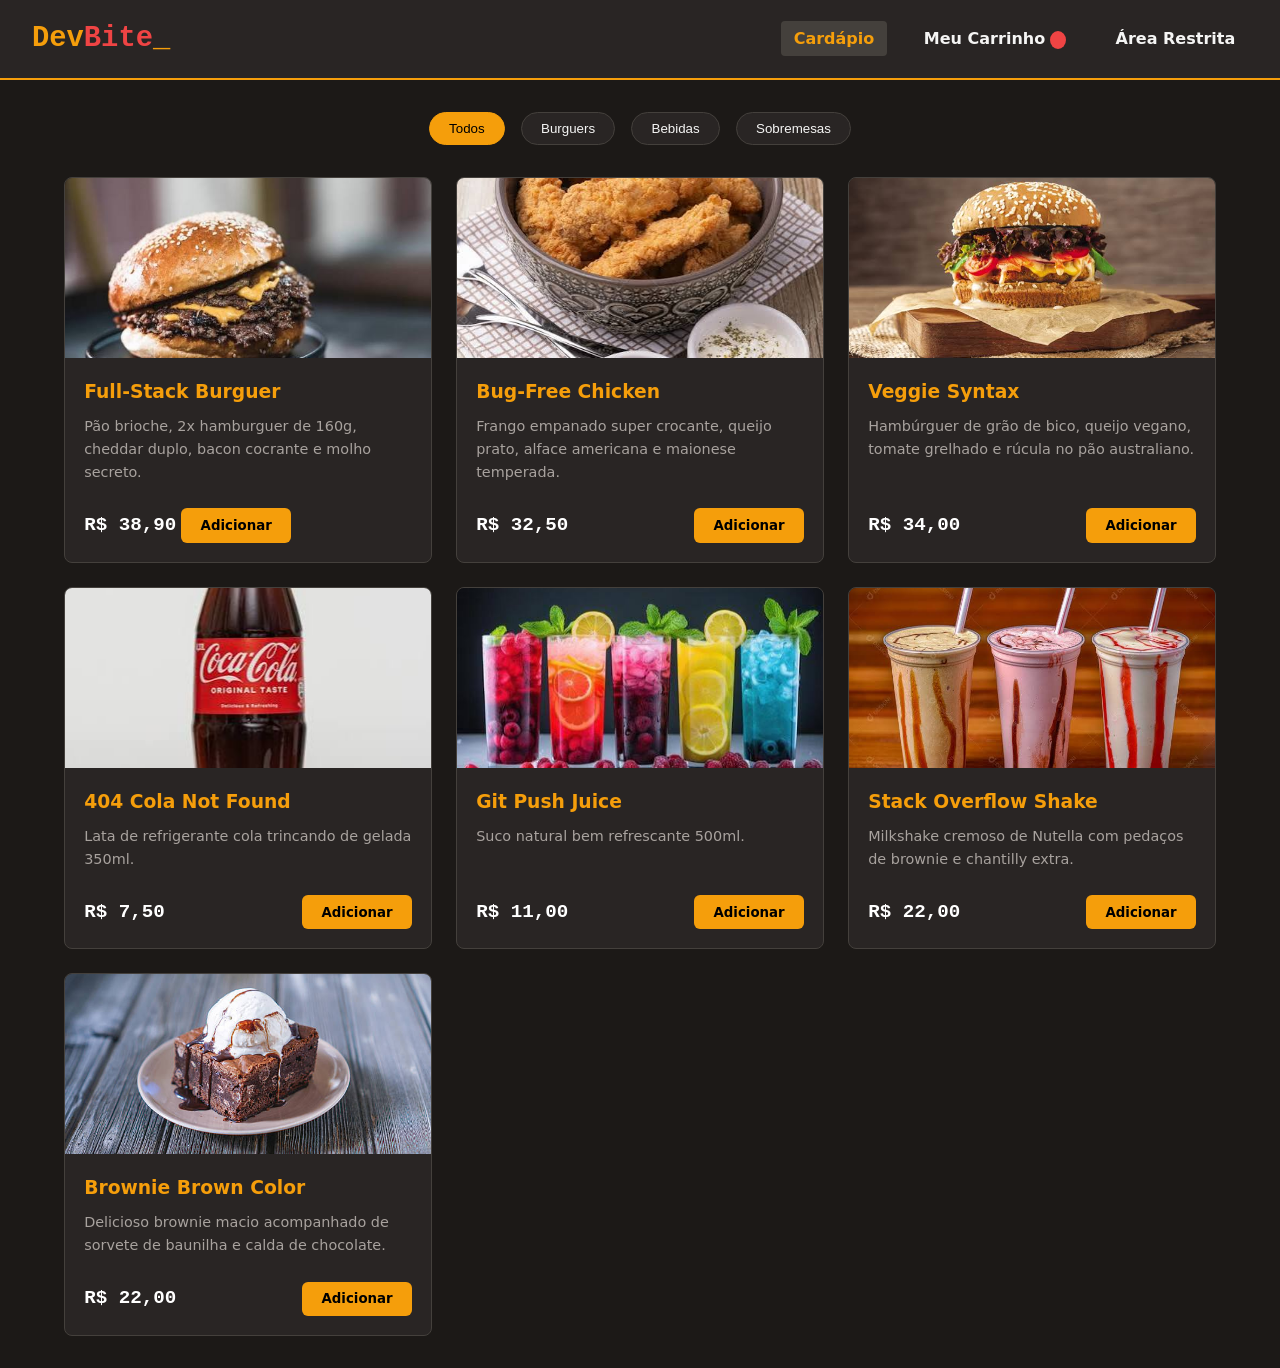
<file: DevBite/index.html>
<!DOCTYPE html>
<html lang="pt-BR">
<head>
    <meta charset="UTF-8">
    <meta name="viewport" content="width=device-width, initial-scale=1.0">
    <title>DevBote | Cardápio Tech</title>
    <link rel="stylesheet" href="style.css">
</head>
<body>

    <header>
        <div class = "logo">
            <h1>Dev<span>Bite</span>_</h1>
        </div>

        <nav>
            <ul>
                <li><a href="index.html" class = "active" id = "nav-cardapio">Cardápio</a></li>
                
                <li>
                    <a href="checkout.html" id="nav-carrinho">
                        Meu Carrinho <span class = "badge-carrinho" id = "carrinho-contador"></span>
                    </a>
                </li>

                <li><a href = "admin.html" id = "nav-admin">Área Restrita</a></li>
            </ul>
        </nav>
    </header>

    <main>
      <!-- Categorias -->
        <section  class = "categorias">
            <button class = "btn-categoria active" id = "btn-cat-todos">Todos</button>
            <button class = "btn-categoria" id = "btn-cat-burguers">Burguers</button>
            <button class = "btn-categoria" id = "btn-cat-bebidas">Bebidas</button>
            <button class = "btn-categoria" id = "btn-cat-sobremesas">Sobremesas</button>
        </section>

        <!-- Vitrine de Produtos -->
          <section>
            <div class = "grid-produtos">

                <!-- Produto 1 -->
                 <article class = "card-produto">
                    <img src="./images/hamburguer.jpg" alt="Full-Stack Burguer">
                    <div class = "card-body">
                        <h3>Full-Stack Burguer</h3>
                        <p>Pão brioche, 2x hamburguer de 160g, cheddar duplo, bacon cocrante e molho secreto.</p>
                        <div class-footer>
                            <span class = "preco">R$ 38,90</span>
                            <button class = "btn btn-primary btn-adicionar" id = "btn-add-1" data-id = "1">Adicionar</button>
                        </div>
                    </div>
                 </article>

                 <!-- Produto 2 -->
                  <article class = "card-produto">
                    <img src="./images/frango frito.jpg" alt="Free Chicken">
                    <div class = "card-body">
                        <h3>Bug-Free Chicken</h3>
                        <p>Frango empanado super crocante, queijo prato, alface americana e maionese temperada.</p>
                        <div class = "card-footer">
                            <span class = "preco">R$ 32,50</span>
                            <button class = "btn btn-primary btn-adicionar" id = "btn-add-2" data-id = "2">Adicionar</button>
                        </div>                    
                    </div>
                  </article>

                  <!-- Produto 3 -->
                   <article class="card-produto">
                    <img src="./images/hamburguer vegano.jpg" alt="Veggie Syntax">
                    <div class="card-body">
                        <h3>Veggie Syntax</h3>
                        <p>Hambúrguer de grão de bico, queijo vegano, tomate grelhado e rúcula no pão australiano.</p>
                        <div class="card-footer">
                            <span class="preco">R$ 34,00</span>
                            <button class="btn btn-primary btn-adicionar" id="btn-add-3" data-id="3">Adicionar</button>
                        </div>
                    </div>
                    </article>

                <!-- Produto 4 -->
                <article class="card-produto">
                <img src="./images/coca cola.jpg" alt="404 Soda Not Found">
                <div class="card-body">
                    <h3>404 Cola Not Found</h3>
                    <p>Lata de refrigerante cola trincando de gelada 350ml.</p>
                    <div class="card-footer">
                        <span class="preco">R$ 7,50</span>
                        <button class="btn btn-primary btn-adicionar" id="btn-add-4" data-id="4">Adicionar</button>
                    </div>
                </div>
                </article>

                <!-- Produto 5 -->
                <article class="card-produto">
                <img src="./images/bebidas.jpg" alt="Git Push Juice">
                <div class="card-body">
                    <h3>Git Push Juice</h3>
                    <p>Suco natural bem refrescante 500ml.</p>
                    <div class="card-footer">
                        <span class="preco">R$ 11,00</span>
                        <button class="btn btn-primary btn-adicionar" id="btn-add-5" data-id="5">Adicionar</button>
                    </div>
                </div>
                </article>

                <!-- Produto 6 -->
                <article class="card-produto">
                    <img src="./images/milkshake.jpg" alt="Stack Overflow Shake">
                    <div class="card-body">
                        <h3>Stack Overflow Shake</h3>
                        <p>Milkshake cremoso de Nutella com pedaços de brownie e chantilly extra.</p>
                        <div class="card-footer">
                            <span class="preco">R$ 22,00</span>
                            <button class="btn btn-primary btn-adicionar" id="btn-add-6" data-id="6">Adicionar</button>
                        </div>
                    </div>
                </article>     
                
                <!-- Produto 7 -->
                 <article class="card-produto">
                    <img src="./images/brownie.jpg" alt="Brownie Brown Color">
                    <div class="card-body">
                        <h3>Brownie Brown Color</h3>
                        <p>Delicioso brownie macio acompanhado de sorvete de baunilha e calda de chocolate.</p>
                        <div class="card-footer">
                            <span class="preco">R$ 22,00</span>
                            <button class="btn btn-primary btn-adicionar" id="btn-add-7" data-id="7">Adicionar</button>
                        </div>
                    </div>
                </article> 

            </div>
        </section>
    </main>
    
</body>
</html>
</file>
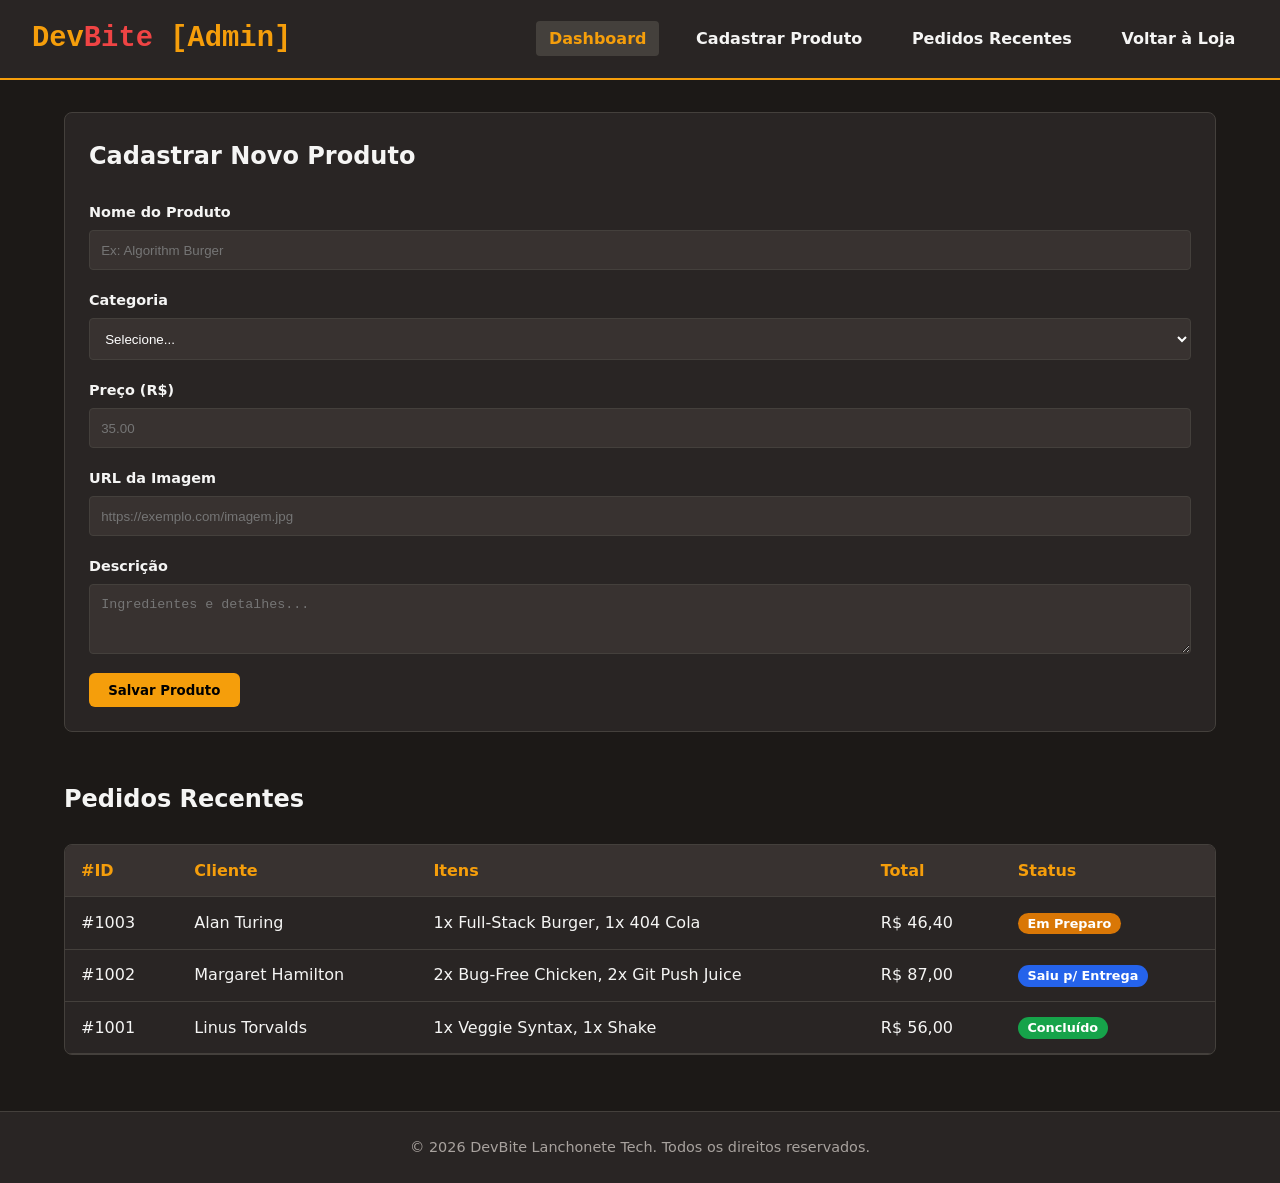
<file: DevBite/admin.html>
<!DOCTYPE html>
<html lang="pt-BR">
<head>
    <meta charset="UTF-8">
    <meta name="viewport" content="width=device-width, initial-scale=1.0">
    <title>DevBite | Painel Admin</title>
    <link rel="stylesheet" href="style.css">
</head>
<body>
    
    <header>
    <div class="logo">
      <h1>Dev<span>Bite</span> [Admin]</h1>
    </div>
    <nav>
      <ul>
        <li><a href="admin.html" class="active" id="nav-dashboard">Dashboard</a></li>
        <li><a href="#cadastro" id="nav-cadastrar">Cadastrar Produto</a></li>
        <li><a href="#pedidos" id="nav-pedidos">Pedidos Recentes</a></li>
        <li><a href="index.html" id="nav-voltar-loja">Voltar à Loja</a></li>
      </ul>
    </nav>
  </header>

  <main>
    <!-- Formulário de Cadastro -->
    <section class="form-box" id="cadastro" style="margin-bottom: 3rem;">
      <h2>Cadastrar Novo Produto</h2>
      <br>
      <form id="form-cadastrar-produto" action="#" method="POST">
        <div class="form-group">
          <label for="prod-nome">Nome do Produto</label>
          <input type="text" id="prod-nome" name="nome" placeholder="Ex: Algorithm Burger" required>
        </div>

        <div class="form-group">
          <label for="prod-categoria">Categoria</label>
          <select id="prod-categoria" name="categoria" required>
            <option value="">Selecione...</option>
            <option value="burgers">Burgers</option>
            <option value="bebidas">Bebidas</option>
            <option value="sobremesas">Sobremesas</option>
          </select>
        </div>

        <div class="form-group">
          <label for="prod-preco">Preço (R$)</label>
          <input type="number" id="prod-preco" name="preco" step="0.01" placeholder="35.00" required>
        </div>

        <div class="form-group">
          <label for="prod-imagem">URL da Imagem</label>
          <input type="url" id="prod-imagem" name="imagem" placeholder="https://exemplo.com/imagem.jpg" required>
        </div>

        <div class="form-group">
          <label for="prod-descricao">Descrição</label>
          <textarea id="prod-descricao" name="descricao" rows="3" placeholder="Ingredientes e detalhes..."></textarea>
        </div>

        <button type="submit" class="btn btn-primary" id="btn-salvar-produto">Salvar Produto</button>
      </form>
    </section>

    <!-- Tabela de Pedidos Recentes -->
    <section id="pedidos">
      <h2>Pedidos Recentes</h2>
      <br>
      <div class="tabela-container">
        <table id="tabela-pedidos-admin">
          <thead>
            <tr>
              <th>#ID</th>
              <th>Cliente</th>
              <th>Itens</th>
              <th>Total</th>
              <th>Status</th>
            </tr>
          </thead>
          <tbody>
            <tr>
              <td>#1003</td>
              <td>Alan Turing</td>
              <td>1x Full-Stack Burger, 1x 404 Cola</td>
              <td>R$ 46,40</td>
              <td><span class="badge-status status-preparo" id="status-1003">Em Preparo</span></td>
            </tr>
            <tr>
              <td>#1002</td>
              <td>Margaret Hamilton</td>
              <td>2x Bug-Free Chicken, 2x Git Push Juice</td>
              <td>R$ 87,00</td>
              <td><span class="badge-status status-entrega" id="status-1002">Saiu p/ Entrega</span></td>
            </tr>
            <tr>
              <td>#1001</td>
              <td>Linus Torvalds</td>
              <td>1x Veggie Syntax, 1x Shake</td>
              <td>R$ 56,00</td>
              <td><span class="badge-status status-concluido" id="status-1001">Concluído</span></td>
            </tr>
          </tbody>
        </table>
      </div>
    </section>
  </main>

  <footer>
    <p>&copy; 2026 DevBite Lanchonete Tech. Todos os direitos reservados.</p>
  </footer>

</body>
</html>
</file>
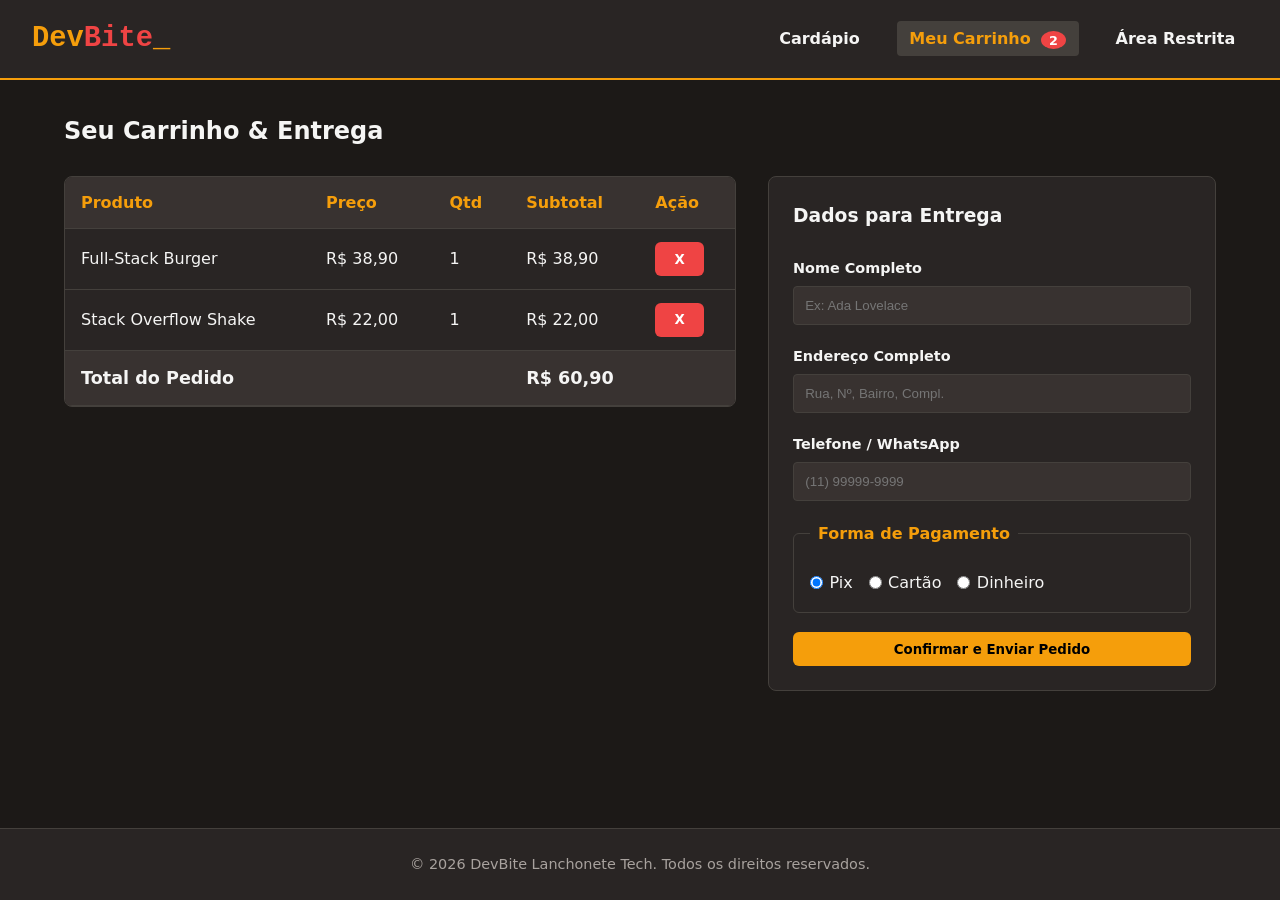
<file: DevBite/checkout.html>
<!DOCTYPE html>
<html lang="pt-BR">
<head>
    <meta charset="UTF-8">
    <meta name="viewport" content="width=device-width, initial-scale=1.0">
    <title>DevBite | Finalizar Pedido</title>
    <link rel="stylesheet" href="style.css">
</head>
<body>

    <header>
    <div class="logo">
      <h1>Dev<span>Bite</span>_</h1>
    </div>
    <nav>
      <ul>
        <li><a href="index.html" id="nav-cardapio">Cardápio</a></li>
        <li><a href="checkout.html" class="active" id="nav-carrinho">Meu Carrinho <span class="badge-carrinho" id="carrinho-contador">2</span></a></li>
        <li><a href="admin.html" id="nav-admin">Área Restrita</a></li>
      </ul>
    </nav>
  </header>

<main>
    <h2>Seu Carrinho & Entrega</h2>
    <br>

    <div class="checkout-grid">
        
      <!-- Seção do Carrinho -->
      <section>
        <div class="tabela-container">
          <table id="tabela-carrinho">
            <thead>
              <tr>
                <th>Produto</th>
                <th>Preço</th>
                <th>Qtd</th>
                <th>Subtotal</th>
                <th>Ação</th>
              </tr>
            </thead>
            <tbody>
              <tr id="item-carrinho-1">
                <td>Full-Stack Burger</td>
                <td>R$ 38,90</td>
                <td>1</td>
                <td>R$ 38,90</td>
                <td><button class="btn btn-danger" id="btn-remover-1" data-id="1">X</button></td>
              </tr>
              <tr id="item-carrinho-6">
                <td>Stack Overflow Shake</td>
                <td>R$ 22,00</td>
                <td>1</td>
                <td>R$ 22,00</td>
                <td><button class="btn btn-danger" id="btn-remover-6" data-id="6">X</button></td>
              </tr>
            </tbody>
            <tfoot>
              <tr>
                <td colspan="3">Total do Pedido</td>
                <td colspan="2" id="valor-total-pedido">R$ 60,90</td>
              </tr>
            </tfoot>
          </table>
        </div>
      </section>

      <!-- Formulário de Finalização -->
      <section class="form-box">
        <h3>Dados para Entrega</h3>
        <br>
        <form id="form-checkout" action="#" method="POST">
          <div class="form-group">
            <label for="cliente-nome">Nome Completo</label>
            <input type="text" id="cliente-nome" name="nome" placeholder="Ex: Ada Lovelace" required>
          </div>

          <div class="form-group">
            <label for="cliente-endereco">Endereço Completo</label>
            <input type="text" id="cliente-endereco" name="endereco" placeholder="Rua, Nº, Bairro, Compl." required>
          </div>

          <div class="form-group">
            <label for="cliente-telefone">Telefone / WhatsApp</label>
            <input type="tel" id="cliente-telefone" name="telefone" placeholder="(11) 99999-9999" required>
          </div>

          <fieldset>
            <legend>Forma de Pagamento</legend>
            <div class="radio-group">
              <label for="pag-pix">
                <input type="radio" id="pag-pix" name="pagamento" value="pix" checked> Pix
              </label>
              <label for="pag-cartao">
                <input type="radio" id="pag-cartao" name="pagamento" value="cartao"> Cartão
              </label>
              <label for="pag-dinheiro">
                <input type="radio" id="pag-dinheiro" name="pagamento" value="dinheiro"> Dinheiro
              </label>
            </div>
          </fieldset>

          <button type="submit" class="btn btn-primary" id="btn-finalizar-pedido" style="width: 100%;">
            Confirmar e Enviar Pedido
          </button>
        </form>
      </section>
    </div>
  </main>

  <footer>
    <p>&copy; 2026 DevBite Lanchonete Tech. Todos os direitos reservados.</p>
  </footer>

</body>
</html>
</file>
<file: DevBite/style.css>
:root {
  --bg-primary: #1c1917;
  --bg-card: #292524;
  --bg-input: #383230;
  --text-main: #f5f5f4;
  --text-muted: #a8a29e;
  --color-cheddar: #f59e0b;
  --color-cheddar-hover: #d97706;
  --color-pimenta: #ef4444;
  --color-pimenta-hover: #dc2626;
  --border-color: #44403c;
  --font-main: system-ui, -apple-system, BlinkMacSystemFont, 'Segoe UI', Roboto, sans-serif;
  --font-code: 'Courier New', Courier, monospace;
}

* {
  margin: 0;
  padding: 0;
  box-sizing: border-box;
}

body {
  font-family: var(--font-main);
  background-color: var(--bg-primary);
  color: var(--text-main);
  line-height: 1.6;
  min-height: 100vh;
  display: flex;
  flex-direction: column;
}

a {
  color: inherit;
  text-decoration: none;
}

/* --- Cabeçalho e Navegação --- */
header {
  background-color: var(--bg-card);
  border-bottom: 2px solid var(--color-cheddar);
  padding: 1rem 2rem;
  display: flex;
  justify-content: space-between;
  align-items: center;
  flex-wrap: wrap;
  gap: 1rem;
}

.logo h1 {
  font-family: var(--font-code);
  color: var(--color-cheddar);
  font-size: 1.8rem;
}

.logo span {
  color: var(--color-pimenta);
}

nav ul {
  display: flex;
  list-style: none;
  gap: 1.5rem;
}

nav a {
  font-weight: 600;
  padding: 0.5rem 0.8rem;
  border-radius: 4px;
  transition: background 0.2s, color 0.2s;
}

nav a:hover, nav a.active {
  background-color: var(--border-color);
  color: var(--color-cheddar);
}

.badge-carrinho {
  background-color: var(--color-pimenta);
  color: #fff;
  font-size: 0.8rem;
  padding: 0.1rem 0.5rem;
  border-radius: 50%;
  margin-left: 0.3rem;
}

/* --- Layout Principal --- */
main {
  flex: 1;
  max-width: 1200px;
  width: 100%;
  margin: 2rem auto;
  padding: 0 1.5rem;
}

/* --- Botões Modulares --- */
.btn {
  display: inline-block;
  padding: 0.6rem 1.2rem;
  border: none;
  border-radius: 6px;
  font-weight: bold;
  cursor: pointer;
  transition: background-color 0.2s;
  font-family: inherit;
}

.btn-primary {
  background-color: var(--color-cheddar);
  color: #000;
}

.btn-primary:hover {
  background-color: var(--color-cheddar-hover);
}

.btn-danger {
  background-color: var(--color-pimenta);
  color: #fff;
}

.btn-danger:hover {
  background-color: var(--color-pimenta-hover);
}

/* --- Categorias (index.html) --- */
.categorias {
  display: flex;
  justify-content: center;
  gap: 1rem;
  margin-bottom: 2rem;
  flex-wrap: wrap;
}

.btn-categoria {
  background-color: var(--bg-card);
  color: var(--text-main);
  border: 1px solid var(--border-color);
  padding: 0.5rem 1.2rem;
  border-radius: 20px;
  cursor: pointer;
}

.btn-categoria:hover, .btn-categoria.active {
  background-color: var(--color-cheddar);
  color: #000;
  border-color: var(--color-cheddar);
}

/* --- Grade de Produtos (index.html) --- */
.grid-produtos {
  display: grid;
  grid-template-columns: repeat(auto-fill, minmax(280px, 1fr));
  gap: 1.5rem;
}

.card-produto {
  background-color: var(--bg-card);
  border: 1px solid var(--border-color);
  border-radius: 8px;
  overflow: hidden;
  display: flex;
  flex-direction: column;
  justify-content: space-between;
}

.card-produto img {
  width: 100%;
  height: 180px;
  object-fit: cover;
  background-color: var(--bg-input);
}

.card-body {
  padding: 1.2rem;
  display: flex;
  flex-direction: column;
  flex: 1;
  gap: 0.5rem;
}

.card-body h3 {
  color: var(--color-cheddar);
}

.card-body p {
  color: var(--text-muted);
  font-size: 0.9rem;
  flex: 1;
}

.card-footer {
  display: flex;
  justify-content: space-between;
  align-items: center;
  margin-top: 1rem;
}

.preco {
  font-family: var(--font-code);
  font-size: 1.2rem;
  font-weight: bold;
  color: #fff;
}

/* --- Layout da Tela de Checkout --- */
.checkout-grid {
  display: grid;
  grid-template-columns: 1fr;
  gap: 2rem;
}

@media (min-width: 900px) {
  .checkout-grid {
    grid-template-columns: 1.2fr 0.8fr;
  }
}

/* --- Tabelas (checkout e admin) --- */
.tabela-container {
  overflow-x: auto;
  background-color: var(--bg-card);
  border-radius: 8px;
  border: 1px solid var(--border-color);
  margin-bottom: 1.5rem;
}

table {
  width: 100%;
  border-collapse: collapse;
  text-align: left;
}

th, td {
  padding: 0.8rem 1rem;
  border-bottom: 1px solid var(--border-color);
}

th {
  background-color: var(--bg-input);
  color: var(--color-cheddar);
}

tfoot td {
  font-weight: bold;
  font-size: 1.1rem;
  background-color: var(--bg-input);
}

/* --- Formulários (checkout e admin) --- */
.form-box {
  background-color: var(--bg-card);
  padding: 1.5rem;
  border-radius: 8px;
  border: 1px solid var(--border-color);
}

.form-group {
  margin-bottom: 1.2rem;
  display: flex;
  flex-direction: column;
  gap: 0.4rem;
}

.form-group label {
  font-weight: 600;
  font-size: 0.9rem;
}

.form-group input, 
.form-group select, 
.form-group textarea {
  width: 100%;
  padding: 0.7rem;
  background-color: var(--bg-input);
  border: 1px solid var(--border-color);
  color: #fff;
  border-radius: 4px;
}

.form-group input:focus, 
.form-group select:focus, 
.form-group textarea:focus {
  outline: 2px solid var(--color-cheddar);
}

fieldset {
  border: 1px solid var(--border-color);
  padding: 1rem;
  border-radius: 6px;
  margin-bottom: 1.2rem;
}

legend {
  color: var(--color-cheddar);
  padding: 0 0.5rem;
  font-weight: bold;
}

.radio-group {
  display: flex;
  gap: 1rem;
  flex-wrap: wrap;
  margin-top: 0.5rem;
}

.radio-group label {
  display: flex;
  align-items: center;
  gap: 0.4rem;
  cursor: pointer;
}

/* --- Badges de Status (Admin) --- */
.badge-status {
  padding: 0.2rem 0.6rem;
  border-radius: 12px;
  font-size: 0.8rem;
  font-weight: bold;
}

.status-preparo { background-color: #d97706; color: #fff; }
.status-entrega { background-color: #2563eb; color: #fff; }
.status-concluido { background-color: #16a34a; color: #fff; }

/* --- Rodapé --- */
footer {
  background-color: var(--bg-card);
  border-top: 1px solid var(--border-color);
  text-align: center;
  padding: 1.5rem;
  color: var(--text-muted);
  font-size: 0.9rem;
  margin-top: auto;
}
</file>
